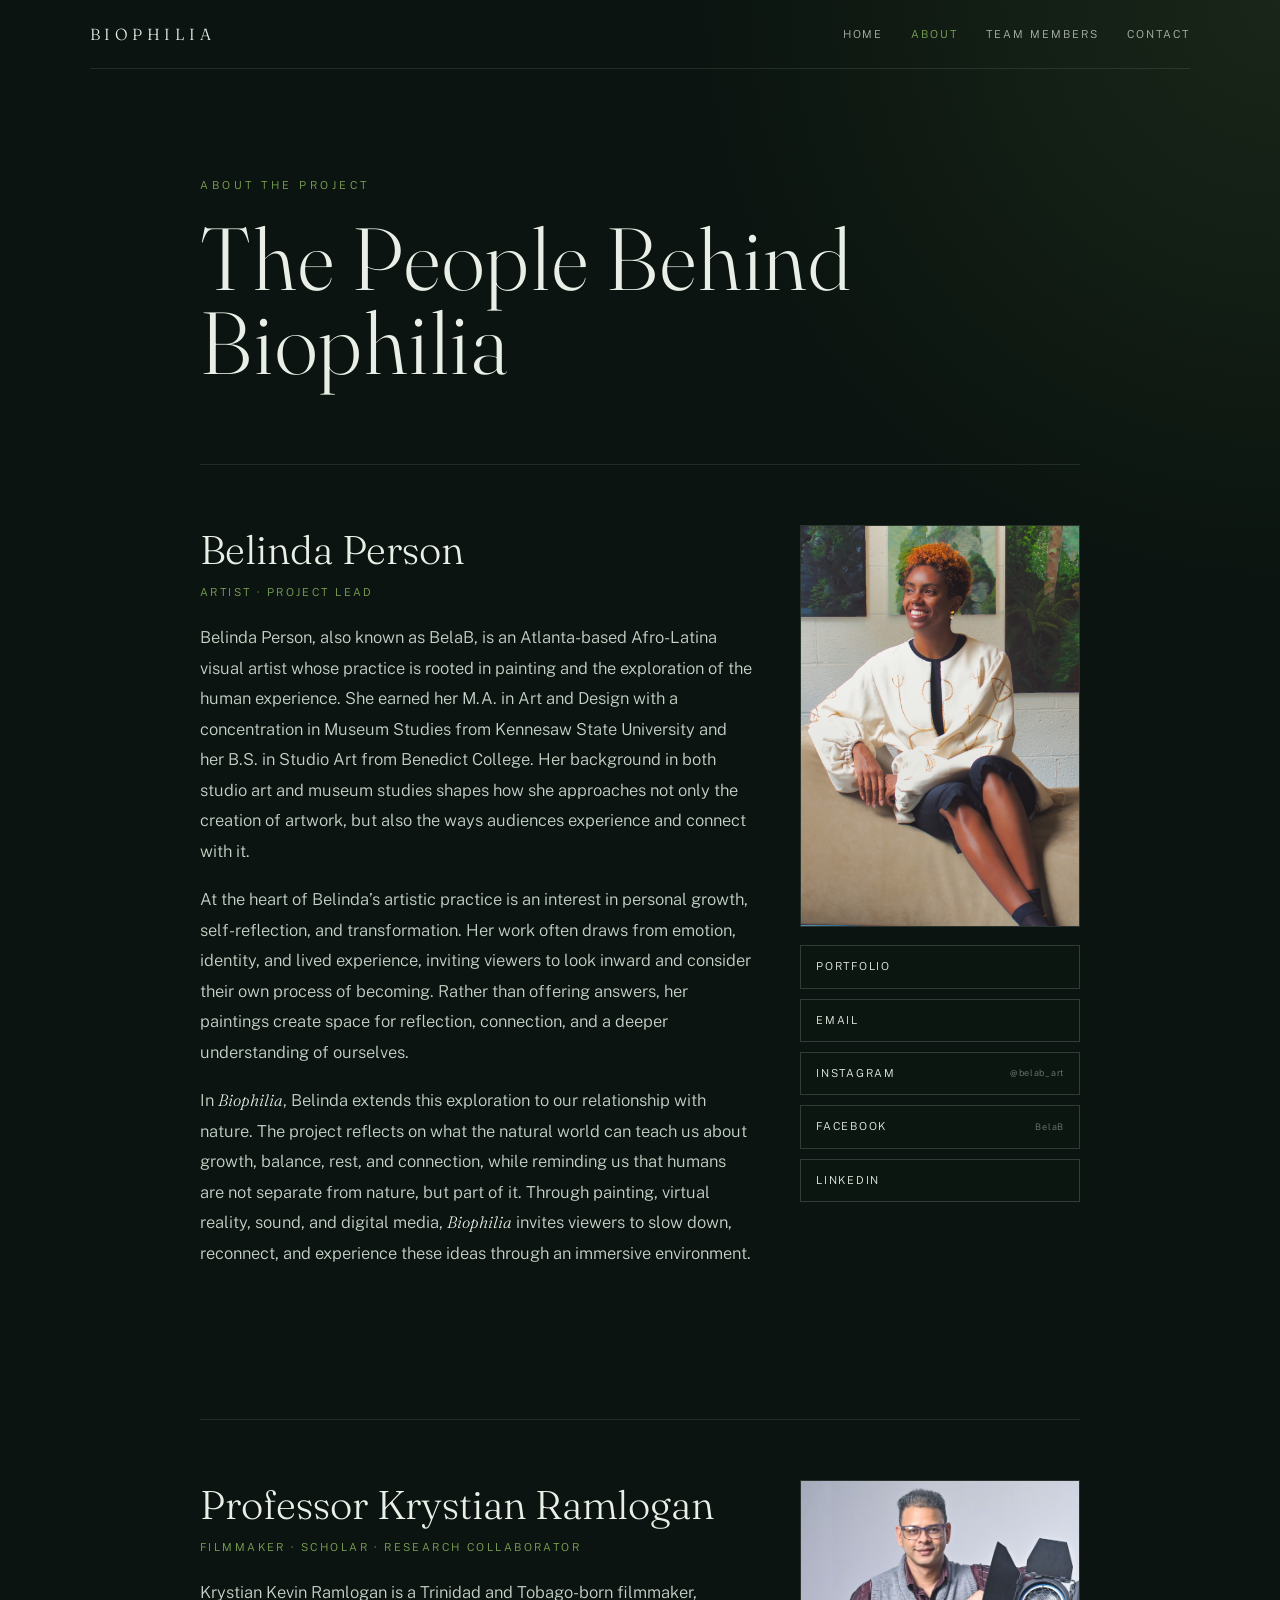
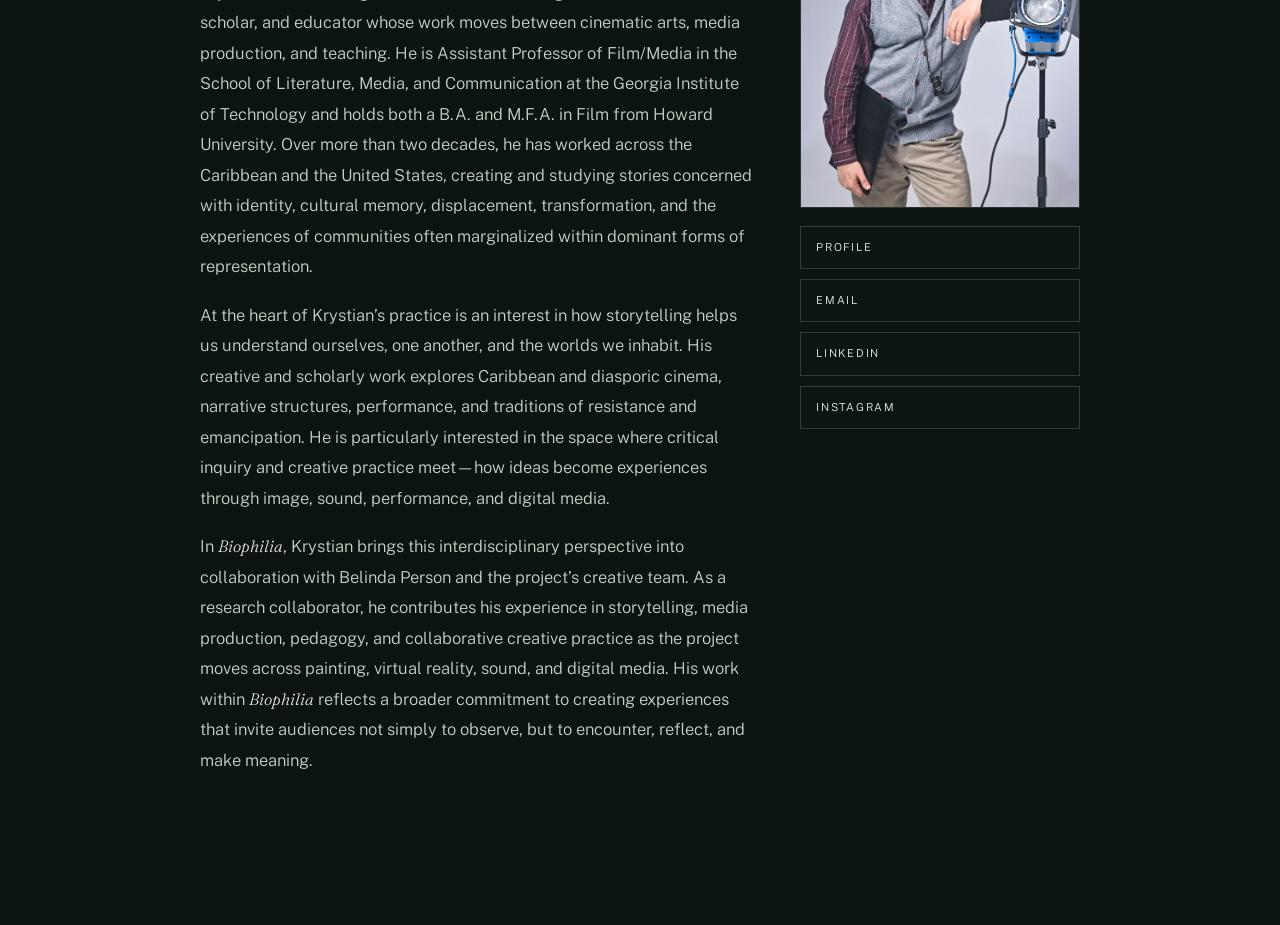
<file: about/index.html>
<!DOCTYPE html>
<html lang="en">
<head>
  <meta charset="UTF-8">
  <meta name="viewport" content="width=device-width, initial-scale=1.0">

  <title>About | Biophilia</title>

  <link rel="preconnect" href="https://fonts.googleapis.com">
  <link
    href="https://fonts.googleapis.com/css2?family=Fraunces:ital,opsz,wght@0,9..144,300;0,9..144,400;0,9..144,500;1,9..144,300&family=Public+Sans:wght@300;400;500&display=swap"
    rel="stylesheet"
  >
  <link rel="stylesheet" href="/styles.css">
</head>

<body class="content-page">

  <header class="site-header">
    <a class="site-logo" href="/">BIOPHILIA</a>

    <div class="site-menu">
      <input class="nav-toggle" id="nav-toggle" type="checkbox" aria-label="Toggle navigation">
      <label class="nav-toggle-label" for="nav-toggle"><span></span><span></span><span></span></label>
      <nav class="site-nav" aria-label="Main navigation">
        <a href="/">Home</a>
        <a href="/about/" aria-current="page">About</a>
        <a href="/team/">Team Members</a>
        <a href="/contact/" data-contact-open>Contact</a>
      </nav>
    </div>
  </header>

  <main class="page-main">
    <div class="eyebrow">About the Project</div>
    <h1 class="page-title">The People Behind Biophilia</h1>

    <section class="profile profile--with-photo">
      <div class="profile-copy">
        <h2>Belinda Person</h2>
        <div class="role">Artist · Project Lead</div>

        <p class="prose">
          Belinda Person, also known as BelaB, is an Atlanta-based Afro-Latina
          visual artist whose practice is rooted in painting and the exploration
          of the human experience. She earned her M.A. in Art and Design with a
          concentration in Museum Studies from Kennesaw State University and her
          B.S. in Studio Art from Benedict College. Her background in both studio
          art and museum studies shapes how she approaches not only the creation
          of artwork, but also the ways audiences experience and connect with it.
        </p>

        <p class="prose">
          At the heart of Belinda’s artistic practice is an interest in personal
          growth, self-reflection, and transformation. Her work often draws from
          emotion, identity, and lived experience, inviting viewers to look inward
          and consider their own process of becoming. Rather than offering
          answers, her paintings create space for reflection, connection, and a
          deeper understanding of ourselves.
        </p>

        <p class="prose">
          In <em>Biophilia</em>, Belinda extends this exploration to our
          relationship with nature. The project reflects on what the natural
          world can teach us about growth, balance, rest, and connection, while
          reminding us that humans are not separate from nature, but part of it.
          Through painting, virtual reality, sound, and digital media,
          <em>Biophilia</em> invites viewers to slow down, reconnect, and
          experience these ideas through an immersive environment.
        </p>
      </div>

      <aside class="profile-sidebar">
        <figure class="profile-photo">
          <img
            src="/belinda-shot4.jpg"
            alt="Portrait of Belinda Person"
          >
        </figure>

        <nav
          class="profile-links"
          aria-label="Belinda Person’s professional links"
        >
          <a
            href="https://artbelab.com/"
            target="_blank"
            rel="noopener noreferrer"
          >
            Portfolio
          </a>

          <a href="mailto:belabelinda@msn.com">
            Email
          </a>

          <a
            href="https://www.instagram.com/belab_art"
            target="_blank"
            rel="noopener noreferrer"
          >
            Instagram
            <span>@belab_art</span>
          </a>

          <a
            href="https://www.facebook.com/share/19UxDehoMR/?mibextid=wwXIfr"
            target="_blank"
            rel="noopener noreferrer"
          >
            Facebook
            <span>BelaB</span>
          </a>

          <a
            href="https://www.linkedin.com/in/belinda-belab-431279102"
            target="_blank"
            rel="noopener noreferrer"
          >
            LinkedIn
          </a>
        </nav>
      </aside>
    </section>

    <section class="profile profile--with-photo">
      <div class="profile-copy">
        <h2>Professor Krystian Ramlogan</h2>
        <div class="role">Filmmaker · Scholar · Research Collaborator</div>

        <p class="prose">
          Krystian Kevin Ramlogan is a Trinidad and Tobago-born filmmaker, scholar,
          and educator whose work moves between cinematic arts, media production, and 
          teaching. He is Assistant Professor of Film/Media in the School of Literature,
          Media, and Communication at the Georgia Institute of Technology and holds both
          a B.A. and M.F.A. in Film from Howard University. Over more than two decades, 
          he has worked across the Caribbean and the United States, creating and studying 
          stories concerned with identity, cultural memory, displacement, transformation, 
          and the experiences of communities often marginalized within dominant forms of 
          representation.
        </p>

        <p class="prose">
          At the heart of Krystian’s practice is an interest in how storytelling helps us
          understand ourselves, one another, and the worlds we inhabit. His creative and
          scholarly work explores Caribbean and diasporic cinema, narrative structures, 
          performance, and traditions of resistance and emancipation. He is particularly 
          interested in the space where critical inquiry and creative practice meet—how 
          ideas become experiences through image, sound, performance, and digital media.
        </p>

        <p class="prose">
          In <em>Biophilia</em>, Krystian brings this interdisciplinary perspective into 
          collaboration with Belinda Person and the project’s creative team. As a research
          collaborator, he contributes his experience in storytelling, media production, 
          pedagogy, and collaborative creative practice as the project moves across painting,
          virtual reality, sound, and digital media. His work within <em>Biophilia</em> 
          reflects a broader commitment to creating experiences that invite audiences not 
          simply to observe, but to encounter, reflect, and make meaning.
        </p>
      </div>

      <aside class="profile-sidebar">
        <figure class="profile-photo">
          <img
            src="/RamloganShot.png"
            alt="Portrait of Krystian Ramlogan"
          >
        </figure>

        <nav
          class="profile-links"
          aria-label="Krystian Ramlogan’s professional links"
        >
          <a
            href="https://iac.gatech.edu/people/person/c0167b47-7456-5568-96ad-031db17bd08e"
            target="_blank"
            rel="noopener noreferrer"
          >
            Profile
          </a>

          <a href="mailto:krystian.ramlogan@gmail.com">
            Email
          </a>

          <a
            href="https://www.linkedin.com/in/krystianramlogan/"
            target="_blank"
            rel="noopener noreferrer"
          >
            LinkedIn
          </a>

          <a
            href="https://www.instagram.com/kramlogan/"
            target="_blank"
            rel="noopener noreferrer"
          >
            Instagram
          </a>
        </nav>
      </aside>
      
    </section>
  </main>

  <!-- ============ CONTACT POP-UP SHELL ============ -->
  <div class="contact-modal" id="contactModal" hidden>
    <div
      class="contact-modal__backdrop"
      data-contact-close
      aria-hidden="true"
    ></div>

    <div
      class="contact-modal__dialog"
      role="dialog"
      aria-modal="true"
      aria-label="Contact Biophilia"
    >
      <button
        class="contact-modal__close"
        type="button"
        data-contact-close
        aria-label="Close contact form"
      >
        ×
      </button>

      <iframe
        class="contact-modal__frame"
        id="contactFrame"
        title="Contact Biophilia"
        loading="lazy"
      ></iframe>
    </div>
  </div>

  <script src="/contact-modal.js"></script>

</body>
</html>
</file>
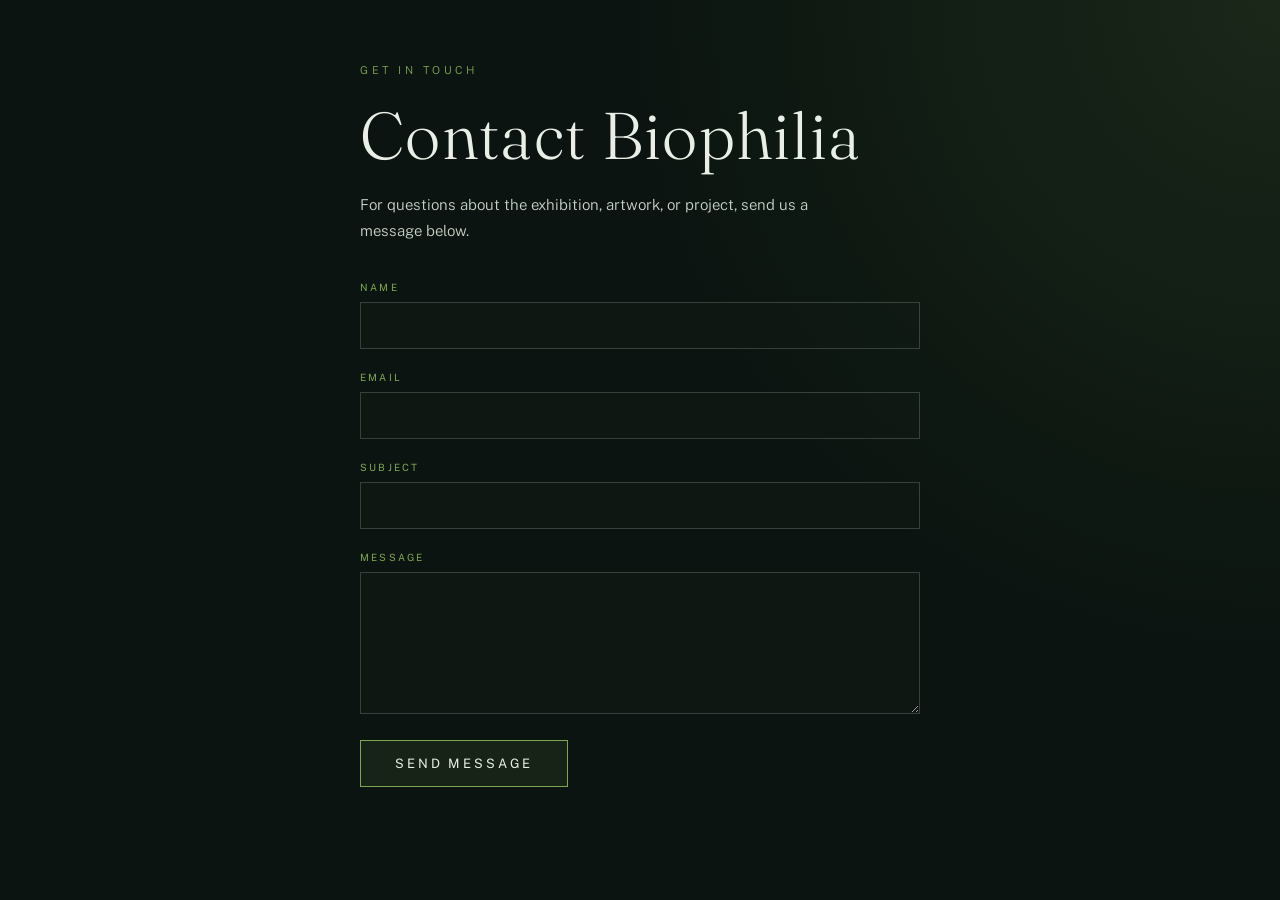
<file: contact/index.html>
<!DOCTYPE html>
<html lang="en">
<head>
<meta charset="UTF-8">
<meta name="viewport" content="width=device-width, initial-scale=1.0">
<title>Contact Biophilia</title>

<link rel="preconnect" href="https://fonts.googleapis.com">
<link href="https://fonts.googleapis.com/css2?family=Fraunces:ital,opsz,wght@0,9..144,300;0,9..144,400;0,9..144,500;1,9..144,300;1,9..144,400&family=Public+Sans:wght@300;400;500&display=swap" rel="stylesheet">

<link rel="stylesheet" href="/styles.css">
</head>
 
<body class="contact-page">

<main class="contact-content">
  <div class="eyebrow">Get in touch</div>
  <h1>Contact Biophilia</h1>

  <p class="contact-intro">
    For questions about the exhibition, artwork, or project, send us a
    message below.
  </p>

  <form
    class="contact-form"
    id="contactForm"
    action="https://formspree.io/f/xaewlpyr"
    method="POST"
  >
    <div class="contact-form__field">
      <label for="contactName">Name</label>
      <input
        id="contactName"
        name="name"
        type="text"
        autocomplete="name"
        required
      >
    </div>

    <div class="contact-form__field">
      <label for="contactEmail">Email</label>
      <input
        id="contactEmail"
        name="email"
        type="email"
        autocomplete="email"
        required
      >
    </div>

    <div class="contact-form__field">
      <label for="contactSubject">Subject</label>
      <input
        id="contactSubject"
        name="subject"
        type="text"
      >
    </div>

    <div class="contact-form__field">
      <label for="contactMessage">Message</label>
      <textarea
        id="contactMessage"
        name="message"
        rows="6"
        required
      ></textarea>
    </div>

    <input
      type="hidden"
      name="_subject"
      value="New message from the Biophilia website"
    >

    <button class="btn contact-form__submit" type="submit">
      Send message
    </button>

    <p
      class="contact-form__status"
      id="contactStatus"
      role="status"
      aria-live="polite"
    ></p>
  </form>
</main>

<script>
  const form = document.getElementById("contactForm");
  const status = document.getElementById("contactStatus");
  const submitButton = form.querySelector('button[type="submit"]');

  form.addEventListener("submit", async (event) => {
    event.preventDefault();

    submitButton.disabled = true;
    submitButton.textContent = "Sending...";
    status.className = "contact-form__status";
    status.textContent = "";

    try {
      const response = await fetch(form.action, {
        method: "POST",
        body: new FormData(form),
        headers: {
          Accept: "application/json"
        }
      });

      if (!response.ok) {
        throw new Error("Submission failed");
      }

      form.reset();
      submitButton.textContent = "Message sent";
      status.classList.add("is-success");
      status.textContent =
        "Thank you. Your message has been sent successfully.";
    } catch (error) {
      submitButton.textContent = "Send message";
      status.classList.add("is-error");
      status.textContent =
        "The message could not be sent. Please try again.";
    } finally {
      submitButton.disabled = false;
    }
  });
</script>

</body>
</html>
</file>
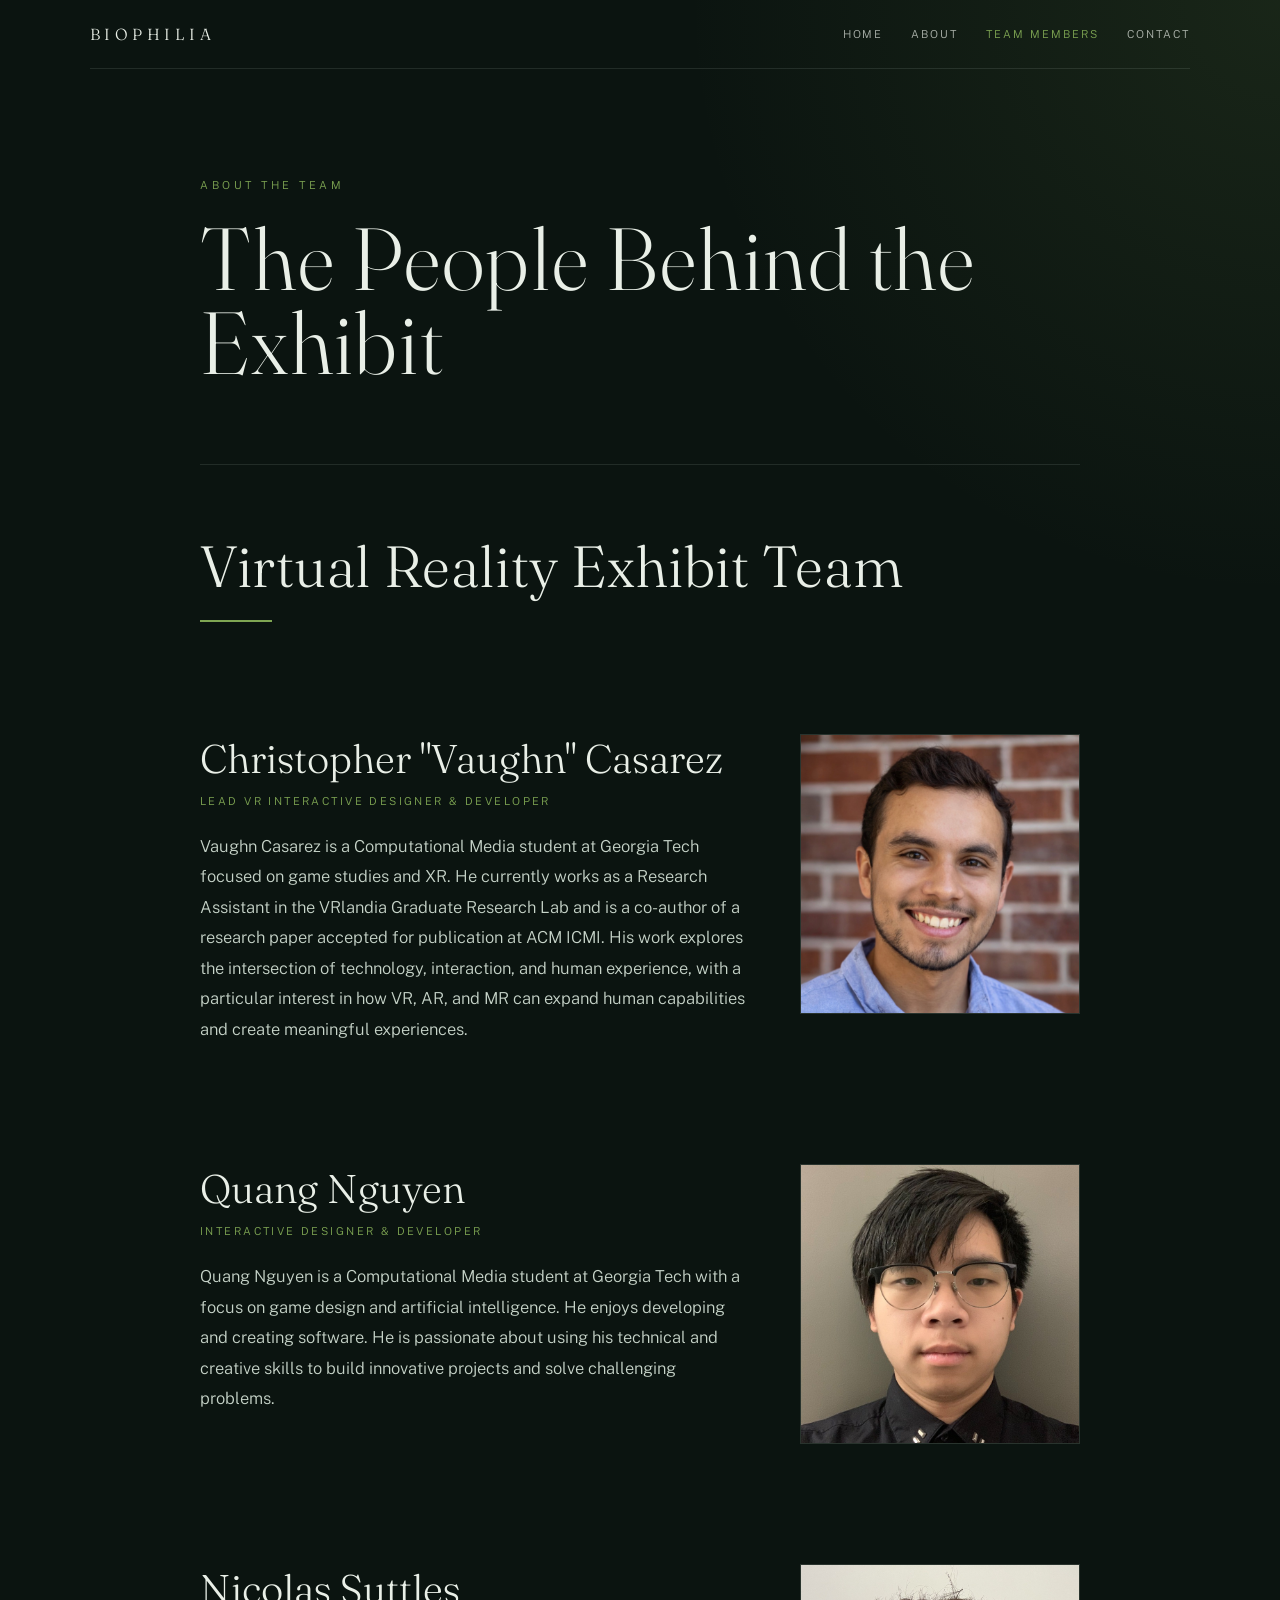
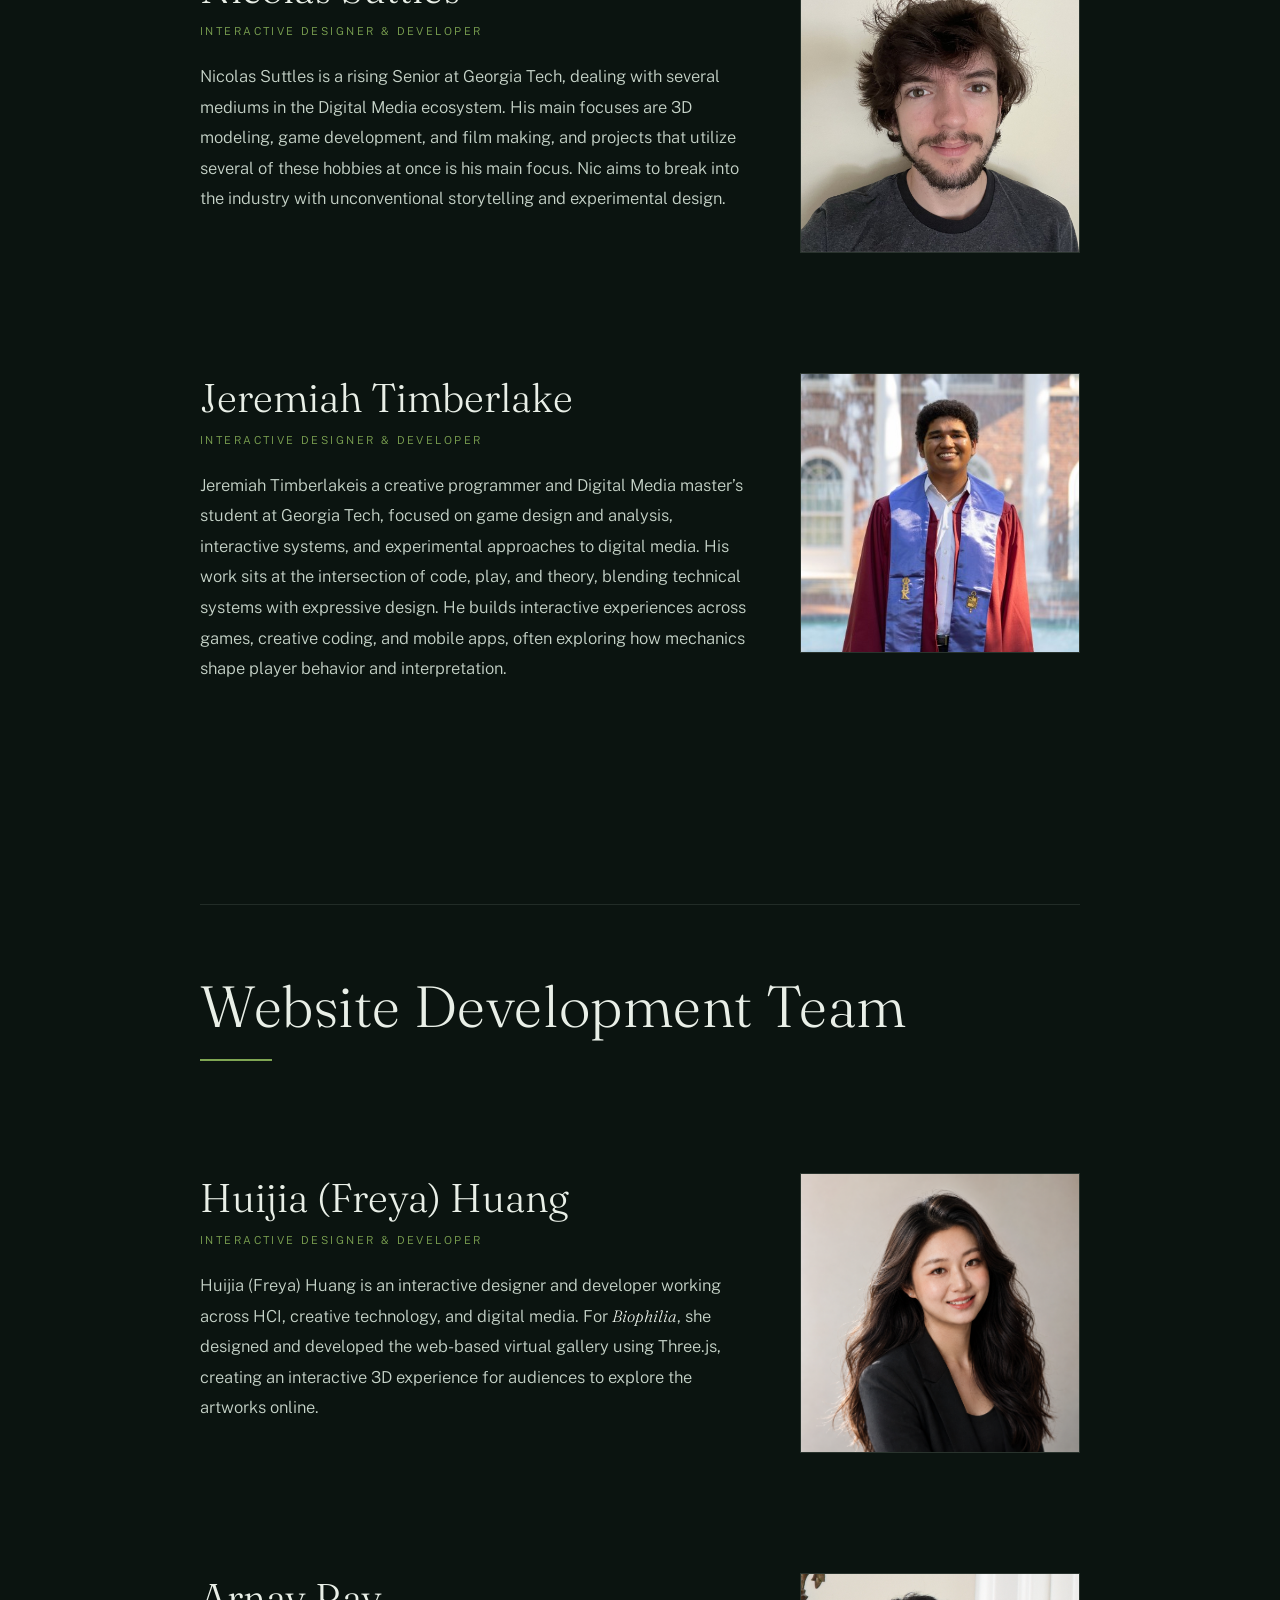
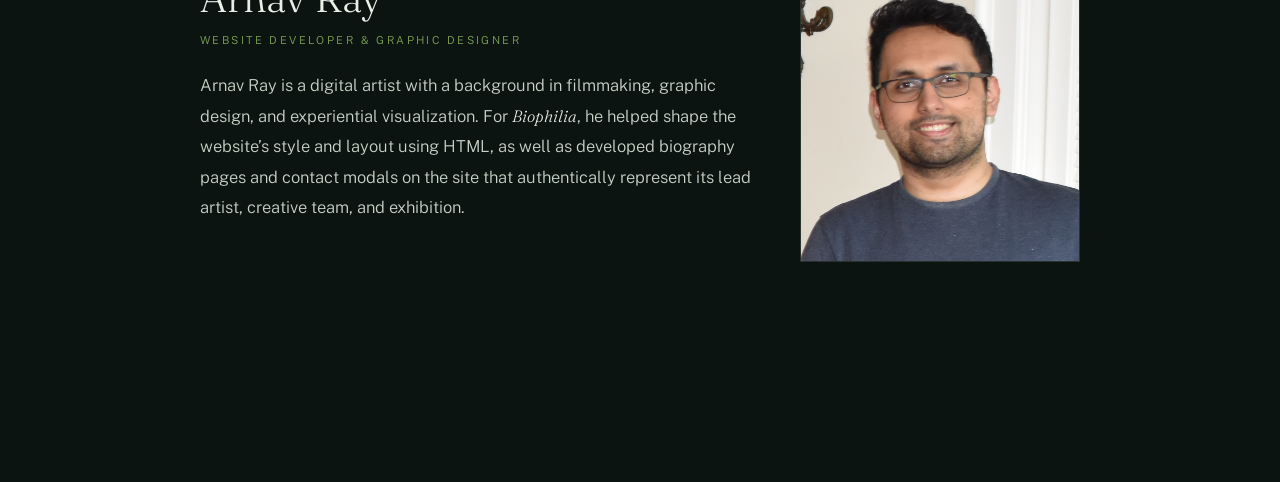
<file: team/index.html>
<!DOCTYPE html>
<html lang="en">
<head>
  <meta charset="UTF-8">
  <meta name="viewport" content="width=device-width, initial-scale=1.0">

  <title>Team Members | Biophilia</title>

  <link rel="preconnect" href="https://fonts.googleapis.com">
  <link
    href="https://fonts.googleapis.com/css2?family=Fraunces:ital,opsz,wght@0,9..144,300;0,9..144,400;0,9..144,500;1,9..144,300&family=Public+Sans:wght@300;400;500&display=swap"
    rel="stylesheet"
  >
  <link rel="stylesheet" href="/styles.css">
</head>

<body class="content-page">

  <header class="site-header">
    <a class="site-logo" href="/">BIOPHILIA</a>

    <div class="site-menu">
      <input class="nav-toggle" id="nav-toggle" type="checkbox" aria-label="Toggle navigation">
      <label class="nav-toggle-label" for="nav-toggle"><span></span><span></span><span></span></label>
      <nav class="site-nav" aria-label="Main navigation">
        <a href="/">Home</a>
        <a href="/about/">About</a>
        <a href="/team/" aria-current="page">Team Members</a>
        <a href="/contact/" data-contact-open>Contact</a>
      </nav>
    </div>
  </header>

<main class="page-main">
  <div class="eyebrow">About the Team</div>
  <h1 class="page-title">The People Behind the Exhibit</h1>

<section aria-labelledby="virtual-reality-development-team">
  <h2 class="section-heading" id="virtual-reality-development-team">
    Virtual Reality Exhibit Team
  </h2>

    <article class="profile profile--with-photo">
      <div class="profile-copy">
        <h2>Christopher "Vaughn" Casarez</h2>
        <div class="role">Lead VR Interactive Designer &amp; Developer</div>

        <p class="prose">
          Vaughn Casarez is a Computational Media student at Georgia Tech focused
          on game studies and XR. He currently works as a Research Assistant in the
          VRlandia Graduate Research Lab and is a co-author of a research paper 
          accepted for publication at ACM ICMI. His work explores the intersection
          of technology, interaction, and human experience, with a particular interest
          in how VR, AR, and MR can expand human capabilities and create meaningful 
          experiences.
        </p>
      </div>

      <aside class="profile-sidebar">
        <figure class="profile-photo">
          <img
            src="VaughnHeadshot.png"
            alt="Portrait of Christopher V. Casarez"
          >
        </figure>
      </aside>
    </article>

    <article class="profile profile--with-photo">
      <div class="profile-copy">
        <h2>Quang Nguyen</h2>
        <div class="role">Interactive Designer &amp; Developer</div>

        <p class="prose">
          Quang Nguyen is a Computational Media student at Georgia Tech with a focus
          on game design and artificial intelligence. He enjoys developing and 
          creating software. He is passionate about using his technical and creative
          skills to build innovative projects and solve challenging problems.
        </p>
      </div>

      <aside class="profile-sidebar">
        <figure class="profile-photo">
          <img
            src="QuangHeadshot.png"
            alt="Portrait of Quang Nguyen"
          >
        </figure>
      </aside>
    </article>
  
    <article class="profile profile--with-photo">
      <div class="profile-copy">
        <h2>Nicolas Suttles</h2>
        <div class="role">Interactive Designer &amp; Developer</div>

        <p class="prose">
          Nicolas Suttles is a rising Senior at Georgia Tech, dealing with several 
          mediums in the Digital Media ecosystem. His main focuses are 3D modeling,
          game development, and film making, and projects that utilize several of 
          these hobbies at once is his main focus. Nic aims to break into the industry 
          with unconventional storytelling and experimental design.
        </p>
      </div>

      <aside class="profile-sidebar">
        <figure class="profile-photo">
          <img
            src="NicHeadshot.png"
            alt="Portrait of Nicolas Suttles"
          >
        </figure>
      </aside>
    </article>

  <article class="profile profile--with-photo">
      <div class="profile-copy">
        <h2>Jeremiah Timberlake</h2>
        <div class="role">Interactive Designer &amp; Developer</div>

        <p class="prose">
          Jeremiah Timberlakeis a creative programmer and Digital Media master’s student at Georgia
          Tech, focused on game design and analysis, interactive systems, and experimental approaches 
          to digital media. His work sits at the intersection of code, play, and theory, blending technical
          systems with expressive design. He builds interactive experiences across games, creative coding, 
          and mobile apps, often exploring how mechanics shape player behavior and interpretation.
        </p>
      </div>

      <aside class="profile-sidebar">
        <figure class="profile-photo">
          <img
            src="JeremiahHeadshot.jpeg"
            alt="Portrait of Jeremiah Timberlake"
          >
        </figure>
      </aside>
    </article>
    
  </section>

<section aria-labelledby="website-development-team">
  <h2 class="section-heading" id="website-development-team">
    Website Development Team
  </h2>

    <article class="profile profile--with-photo">
      <div class="profile-copy">
        <h2>Huijia (Freya) Huang</h2>
        <div class="role">Interactive Designer &amp; Developer</div>

        <p class="prose">
          Huijia (Freya) Huang is an interactive designer and developer working
          across HCI, creative technology, and digital media. For
          <em>Biophilia</em>, she designed and developed the web-based virtual
          gallery using Three.js, creating an interactive 3D experience for
          audiences to explore the artworks online.
        </p>
      </div>

      <aside class="profile-sidebar">
        <figure class="profile-photo">
          <img
            src="FreyaHeadshot.png"
            alt="Portrait of Huijia (Freya) Huang"
          >
        </figure>
      </aside>
    </article>

        <article class="profile profile--with-photo">
      <div class="profile-copy">
        <h2>Arnav Ray</h2>
        <div class="role">Website Developer &amp; Graphic Designer</div>

        <p class="prose">
          Arnav Ray is a digital artist with a background in filmmaking,
          graphic design, and experiential visualization. For <em>Biophilia</em>, 
          he helped shape the website’s style and layout using HTML, as well as 
          developed biography pages and contact modals on the site that authentically
          represent its lead artist, creative team, and exhibition.
        </p>
      </div>

      <aside class="profile-sidebar">
        <figure class="profile-photo">
          <img
            src="ArnavBhattacharjeeHeadshot.png"
            alt="Portrait of Arnav Ray"
          >
        </figure>
      </aside>
    </article>
    
  </section>
</main>
  
  <!-- ============ CONTACT POP-UP SHELL ============ -->
  <div class="contact-modal" id="contactModal" hidden>
    <div
      class="contact-modal__backdrop"
      data-contact-close
      aria-hidden="true"
    ></div>

    <div
      class="contact-modal__dialog"
      role="dialog"
      aria-modal="true"
      aria-label="Contact Biophilia"
    >
      <button
        class="contact-modal__close"
        type="button"
        data-contact-close
        aria-label="Close contact form"
      >
        ×
      </button>

      <iframe
        class="contact-modal__frame"
        id="contactFrame"
        title="Contact Biophilia"
        loading="lazy"
      ></iframe>
    </div>
  </div>

  <script src="/contact-modal.js"></script>

</body>
</html>
</file>
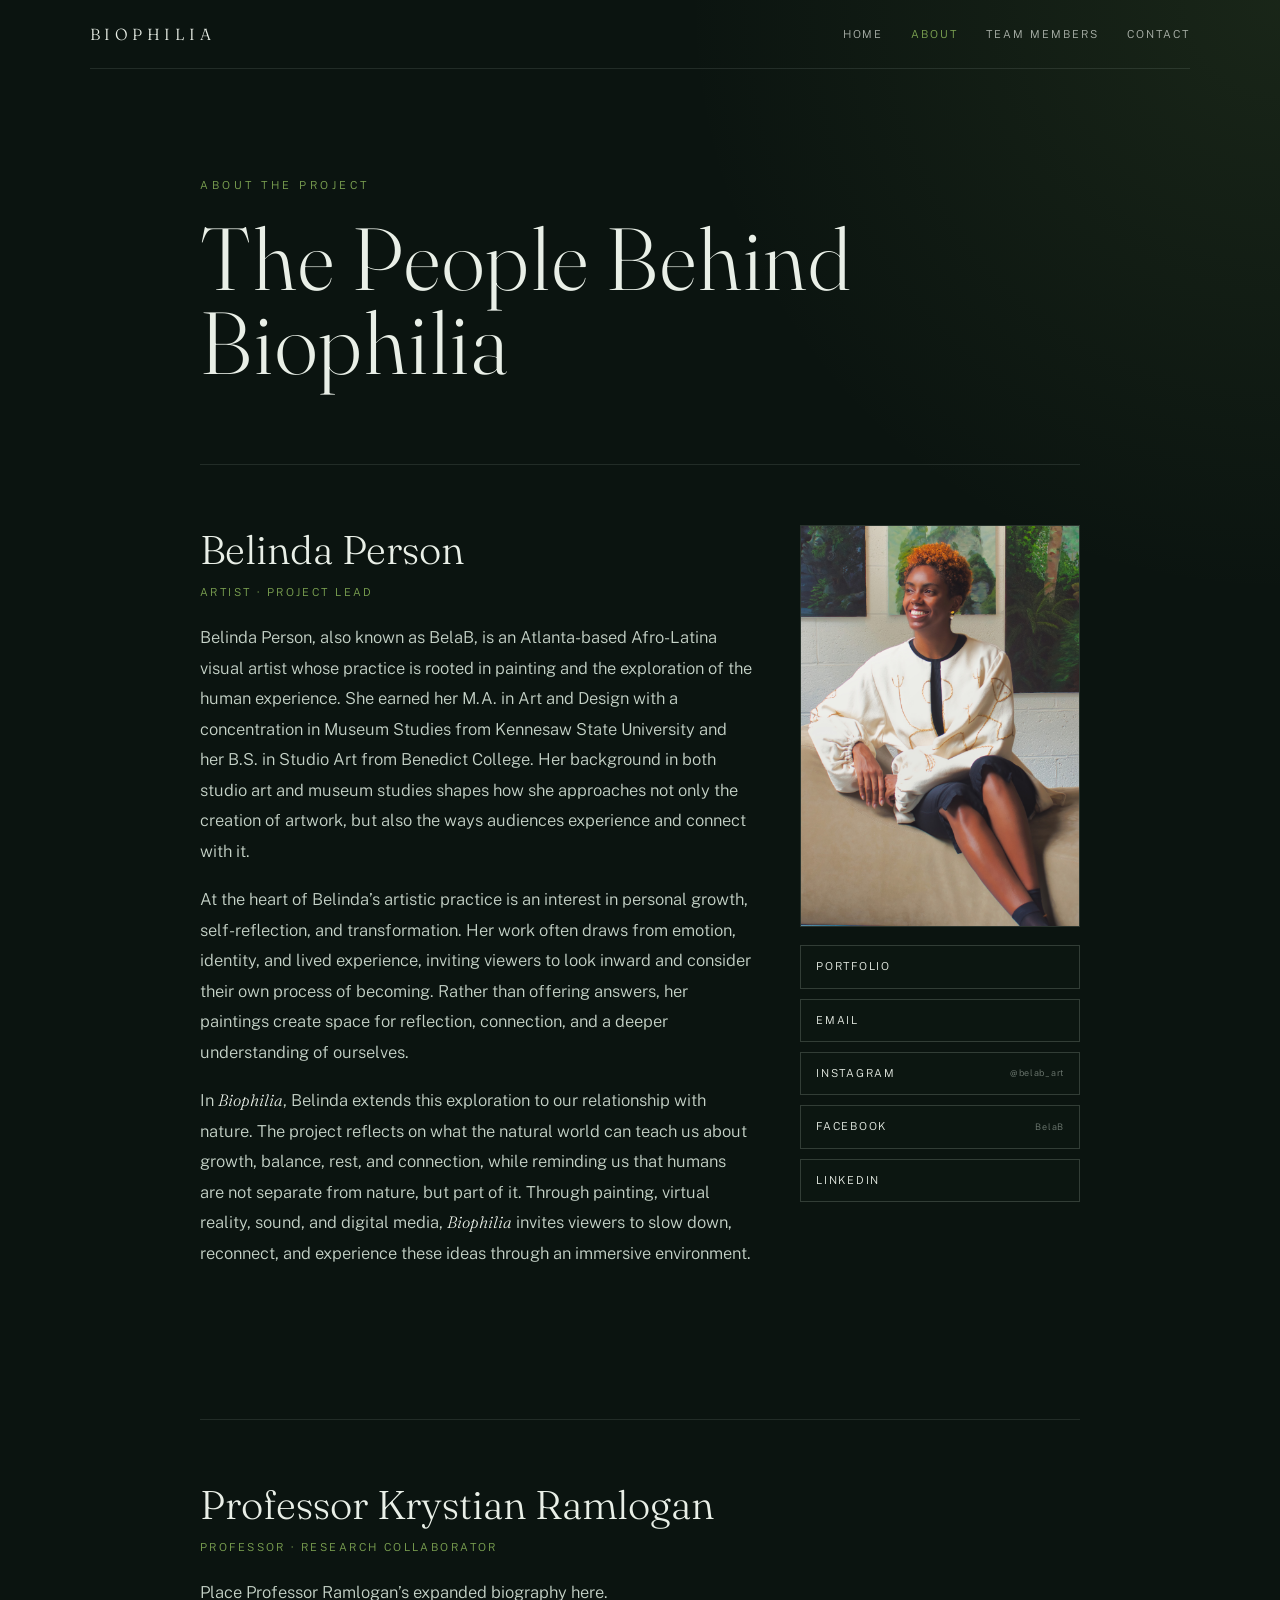
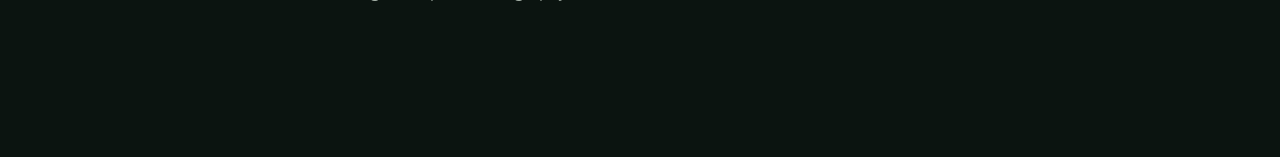
<file: about.html>
<!DOCTYPE html>
<html lang="en">
<head>
  <meta charset="UTF-8">
  <meta name="viewport" content="width=device-width, initial-scale=1.0">

  <title>About | Biophilia</title>

  <link rel="preconnect" href="https://fonts.googleapis.com">
  <link
    href="https://fonts.googleapis.com/css2?family=Fraunces:ital,opsz,wght@0,9..144,300;0,9..144,400;0,9..144,500;1,9..144,300&family=Public+Sans:wght@300;400;500&display=swap"
    rel="stylesheet"
  >
  <link rel="stylesheet" href="styles.css">
</head>

<body class="content-page">

  <header class="site-header">
    <a class="site-logo" href="./">BIOPHILIA</a>

    <div class="site-menu">
      <input class="nav-toggle" id="nav-toggle" type="checkbox" aria-label="Toggle navigation">
      <label class="nav-toggle-label" for="nav-toggle"><span></span><span></span><span></span></label>
      <nav class="site-nav" aria-label="Main navigation">
        <a href="./">Home</a>
        <a href="about.html" aria-current="page">About</a>
        <a href="team.html">Team Members</a>
        <a href="contact.html" data-contact-open>Contact</a>
      </nav>
    </div>
  </header>

  <main class="page-main">
    <div class="eyebrow">About the Project</div>
    <h1 class="page-title">The People Behind Biophilia</h1>

    <section class="profile profile--with-photo">
      <div class="profile-copy">
        <h2>Belinda Person</h2>
        <div class="role">Artist · Project Lead</div>

        <p class="prose">
          Belinda Person, also known as BelaB, is an Atlanta-based Afro-Latina
          visual artist whose practice is rooted in painting and the exploration
          of the human experience. She earned her M.A. in Art and Design with a
          concentration in Museum Studies from Kennesaw State University and her
          B.S. in Studio Art from Benedict College. Her background in both studio
          art and museum studies shapes how she approaches not only the creation
          of artwork, but also the ways audiences experience and connect with it.
        </p>

        <p class="prose">
          At the heart of Belinda’s artistic practice is an interest in personal
          growth, self-reflection, and transformation. Her work often draws from
          emotion, identity, and lived experience, inviting viewers to look inward
          and consider their own process of becoming. Rather than offering
          answers, her paintings create space for reflection, connection, and a
          deeper understanding of ourselves.
        </p>

        <p class="prose">
          In <em>Biophilia</em>, Belinda extends this exploration to our
          relationship with nature. The project reflects on what the natural
          world can teach us about growth, balance, rest, and connection, while
          reminding us that humans are not separate from nature, but part of it.
          Through painting, virtual reality, sound, and digital media,
          <em>Biophilia</em> invites viewers to slow down, reconnect, and
          experience these ideas through an immersive environment.
        </p>
      </div>

      <aside class="profile-sidebar">
        <figure class="profile-photo">
          <img
            src="belinda-shot4.jpg"
            alt="Portrait of Belinda Person"
          >
        </figure>

        <nav
          class="profile-links"
          aria-label="Belinda Person’s professional links"
        >
          <a
            href="https://artbelab.com/"
            target="_blank"
            rel="noopener noreferrer"
          >
            Portfolio
          </a>

          <a href="mailto:belabelinda@msn.com">
            Email
          </a>

          <a
            href="https://www.instagram.com/belab_art"
            target="_blank"
            rel="noopener noreferrer"
          >
            Instagram
            <span>@belab_art</span>
          </a>

          <a
            href="https://www.facebook.com/share/19UxDehoMR/?mibextid=wwXIfr"
            target="_blank"
            rel="noopener noreferrer"
          >
            Facebook
            <span>BelaB</span>
          </a>

          <a
            href="https://www.linkedin.com/in/belinda-belab-431279102"
            target="_blank"
            rel="noopener noreferrer"
          >
            LinkedIn
          </a>
        </nav>
      </aside>
    </section>

    <section class="profile">
      <h2>Professor Krystian Ramlogan</h2>
      <div class="role">Professor · Research Collaborator</div>

      <p class="prose">
        Place Professor Ramlogan’s expanded biography here.
      </p>
    </section>
  </main>

  <!-- ============ CONTACT POP-UP SHELL ============ -->
  <div class="contact-modal" id="contactModal" hidden>
    <div
      class="contact-modal__backdrop"
      data-contact-close
      aria-hidden="true"
    ></div>

    <div
      class="contact-modal__dialog"
      role="dialog"
      aria-modal="true"
      aria-label="Contact Biophilia"
    >
      <button
        class="contact-modal__close"
        type="button"
        data-contact-close
        aria-label="Close contact form"
      >
        ×
      </button>

      <iframe
        class="contact-modal__frame"
        id="contactFrame"
        title="Contact Biophilia"
        loading="lazy"
      ></iframe>
    </div>
  </div>

  <script src="contact-modal.js"></script>

</body>
</html>
</file>
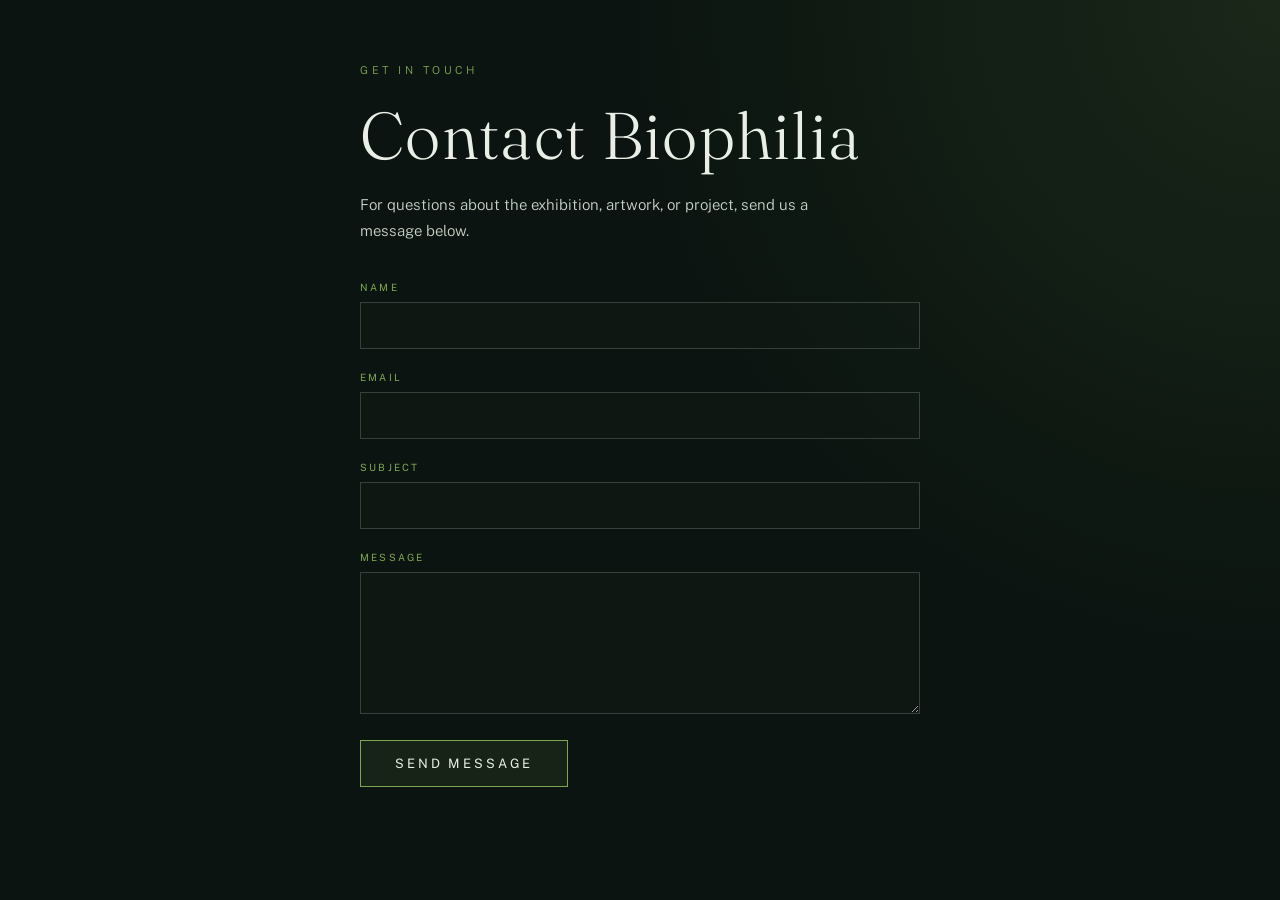
<file: contact.html>
<!DOCTYPE html>
<html lang="en">
<head>
<meta charset="UTF-8">
<meta name="viewport" content="width=device-width, initial-scale=1.0">
<title>Contact Biophilia</title>

<link rel="preconnect" href="https://fonts.googleapis.com">
<link href="https://fonts.googleapis.com/css2?family=Fraunces:ital,opsz,wght@0,9..144,300;0,9..144,400;0,9..144,500;1,9..144,300;1,9..144,400&family=Public+Sans:wght@300;400;500&display=swap" rel="stylesheet">

<link rel="stylesheet" href="styles.css">
</head>
 
<body class="contact-page">

<main class="contact-content">
  <div class="eyebrow">Get in touch</div>
  <h1>Contact Biophilia</h1>

  <p class="contact-intro">
    For questions about the exhibition, artwork, or project, send us a
    message below.
  </p>

  <form
    class="contact-form"
    id="contactForm"
    action="https://formspree.io/f/xaewlpyr"
    method="POST"
  >
    <div class="contact-form__field">
      <label for="contactName">Name</label>
      <input
        id="contactName"
        name="name"
        type="text"
        autocomplete="name"
        required
      >
    </div>

    <div class="contact-form__field">
      <label for="contactEmail">Email</label>
      <input
        id="contactEmail"
        name="email"
        type="email"
        autocomplete="email"
        required
      >
    </div>

    <div class="contact-form__field">
      <label for="contactSubject">Subject</label>
      <input
        id="contactSubject"
        name="subject"
        type="text"
      >
    </div>

    <div class="contact-form__field">
      <label for="contactMessage">Message</label>
      <textarea
        id="contactMessage"
        name="message"
        rows="6"
        required
      ></textarea>
    </div>

    <input
      type="hidden"
      name="_subject"
      value="New message from the Biophilia website"
    >

    <button class="btn contact-form__submit" type="submit">
      Send message
    </button>

    <p
      class="contact-form__status"
      id="contactStatus"
      role="status"
      aria-live="polite"
    ></p>
  </form>
</main>

<script>
  const form = document.getElementById("contactForm");
  const status = document.getElementById("contactStatus");
  const submitButton = form.querySelector('button[type="submit"]');

  form.addEventListener("submit", async (event) => {
    event.preventDefault();

    submitButton.disabled = true;
    submitButton.textContent = "Sending...";
    status.className = "contact-form__status";
    status.textContent = "";

    try {
      const response = await fetch(form.action, {
        method: "POST",
        body: new FormData(form),
        headers: {
          Accept: "application/json"
        }
      });

      if (!response.ok) {
        throw new Error("Submission failed");
      }

      form.reset();
      submitButton.textContent = "Message sent";
      status.classList.add("is-success");
      status.textContent =
        "Thank you. Your message has been sent successfully.";
    } catch (error) {
      submitButton.textContent = "Send message";
      status.classList.add("is-error");
      status.textContent =
        "The message could not be sent. Please try again.";
    } finally {
      submitButton.disabled = false;
    }
  });
</script>

</body>
</html>
</file>
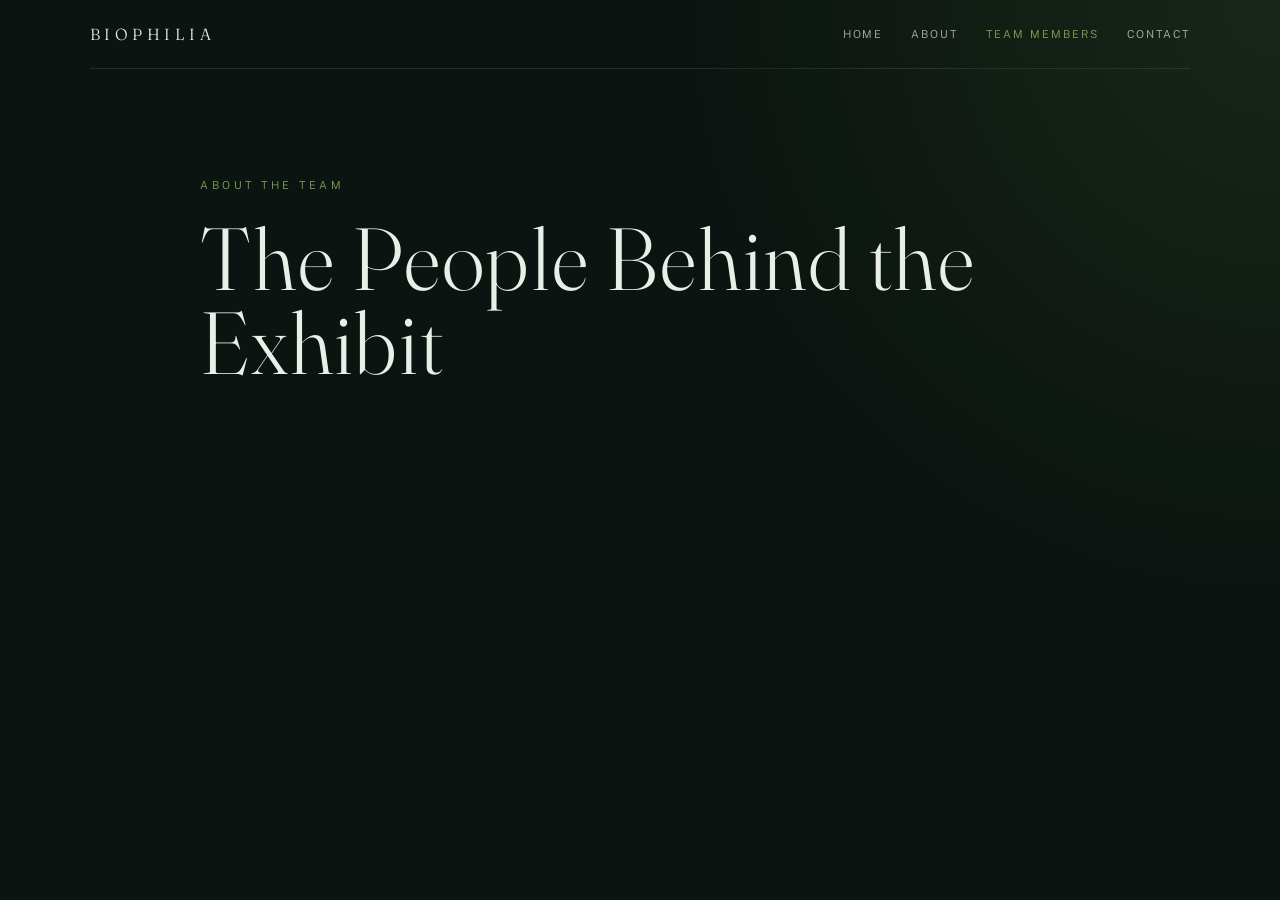
<file: team.html>
<!DOCTYPE html>
<html lang="en">
<head>
  <meta charset="UTF-8">
  <meta name="viewport" content="width=device-width, initial-scale=1.0">

  <title>Team Members | Biophilia</title>

  <link rel="preconnect" href="https://fonts.googleapis.com">
  <link
    href="https://fonts.googleapis.com/css2?family=Fraunces:ital,opsz,wght@0,9..144,300;0,9..144,400;0,9..144,500;1,9..144,300&family=Public+Sans:wght@300;400;500&display=swap"
    rel="stylesheet"
  >
  <link rel="stylesheet" href="styles.css">
</head>

<body class="content-page">

  <header class="site-header">
    <a class="site-logo" href="./">BIOPHILIA</a>

    <div class="site-menu">
      <input class="nav-toggle" id="nav-toggle" type="checkbox" aria-label="Toggle navigation">
      <label class="nav-toggle-label" for="nav-toggle"><span></span><span></span><span></span></label>
      <nav class="site-nav" aria-label="Main navigation">
        <a href="./">Home</a>
        <a href="about.html">About</a>
        <a href="team.html" aria-current="page">Team Members</a>
        <a href="contact.html" data-contact-open>Contact</a>
      </nav>
    </div>
  </header>

  <main class="page-main">
    <div class="eyebrow">About the Team</div>
    <h1 class="page-title">The People Behind the Exhibit</h1>
  </main>

  <!-- ============ CONTACT POP-UP SHELL ============ -->
  <div class="contact-modal" id="contactModal" hidden>
    <div
      class="contact-modal__backdrop"
      data-contact-close
      aria-hidden="true"
    ></div>

    <div
      class="contact-modal__dialog"
      role="dialog"
      aria-modal="true"
      aria-label="Contact Biophilia"
    >
      <button
        class="contact-modal__close"
        type="button"
        data-contact-close
        aria-label="Close contact form"
      >
        ×
      </button>

      <iframe
        class="contact-modal__frame"
        id="contactFrame"
        title="Contact Biophilia"
        loading="lazy"
      ></iframe>
    </div>
  </div>

  <script src="contact-modal.js"></script>

</body>
</html>
</file>
<file: styles.css>
:root{
  --pine:#0b1410;        /* deep forest dark */
  --moss:#7fa653;        /* living moss highlight */
  --mist:#c7d4c9;        /* pale fog */
  --lichen:#e9efe7;      /* near-white green */
  --bark:#8e7b8c;        /* mauve bark from the paintings */
  --ink:#101a14;
}
*{margin:0;padding:0;box-sizing:border-box}
html,body{height:100%;background:var(--pine);color:var(--lichen);font-family:'Public Sans',sans-serif;font-weight:300;-webkit-font-smoothing:antialiased}
#scene{position:fixed;inset:0;z-index:0}
canvas{display:block}

/* ---------- landing overlay ---------- */
#landing{position:fixed;inset:0;z-index:10;overflow-y:auto;background:linear-gradient(180deg,rgba(11,20,16,.42) 0%,rgba(11,20,16,.84) 46%,rgba(11,20,16,.97) 100%);transition:opacity 1.2s ease,visibility 1.2s}
#landing.hidden{opacity:0;visibility:hidden;pointer-events:none}
.wrap{max-width:880px;margin:0 auto;padding:0 28px}

.hero{min-height:92vh;display:flex;flex-direction:column;justify-content:center;padding:90px 0 60px}
.eyebrow{font-size:11px;letter-spacing:.32em;text-transform:uppercase;color:var(--moss);margin-bottom:26px}
h1{font-family:'Fraunces',serif;font-weight:300;font-size:clamp(58px,11vw,128px);letter-spacing:.08em;line-height:.95;color:var(--lichen)}
.hero p.lede{font-family:'Fraunces',serif;font-style:italic;font-weight:300;font-size:clamp(19px,2.6vw,26px);line-height:1.55;color:var(--mist);max-width:620px;margin-top:34px}
.hero .actions{margin-top:48px;display:flex;gap:16px;flex-wrap:wrap;align-items:center}
.btn{display:inline-block;border:1px solid var(--moss);color:var(--lichen);background:rgba(127,166,83,.10);padding:15px 34px;font-size:13px;letter-spacing:.22em;text-transform:uppercase;cursor:pointer;transition:background .3s,transform .3s;font-family:'Public Sans',sans-serif;text-decoration:none}
.btn:hover,.btn:focus-visible{background:rgba(127,166,83,.28);transform:translateY(-1px)}
.btn:focus-visible{outline:2px solid var(--moss);outline-offset:3px}
.scrollhint{font-size:11px;letter-spacing:.28em;text-transform:uppercase;color:rgba(199,212,201,.5)}

section{padding:70px 0;border-top:1px solid rgba(199,212,201,.12)}
h2{font-family:'Fraunces',serif;font-weight:300;font-size:clamp(28px,4vw,40px);margin-bottom:28px;color:var(--lichen)}
.prose{font-size:16.5px;line-height:1.85;color:var(--mist);max-width:640px}
.prose+.prose{margin-top:18px}
.prose em{font-family:'Fraunces',serif;color:var(--lichen)}

/* paintings list on landing */
.works{display:flex;flex-direction:column;gap:14px;margin-top:8px}
.work{display:grid;grid-template-columns:96px 1fr auto;gap:22px;align-items:center;padding:18px 20px;border:1px solid rgba(199,212,201,.14);background:rgba(16,26,20,.45);cursor:pointer;transition:border-color .3s,background .3s;text-align:left;color:inherit;font:inherit}
.work:hover,.work:focus-visible{border-color:var(--moss);background:rgba(127,166,83,.08)}
.work:focus-visible{outline:2px solid var(--moss);outline-offset:2px}
.work img{width:96px;height:76px;object-fit:cover;display:block;filter:saturate(.92)}
.work .ph{width:96px;height:76px;background:linear-gradient(135deg,#24372a,#42563a 60%,#2a3d2e)}
.work h3{font-family:'Fraunces',serif;font-weight:400;font-size:22px;letter-spacing:.06em}
.work .meta{font-size:12px;letter-spacing:.14em;text-transform:uppercase;color:rgba(199,212,201,.62);margin-top:6px}
.work .go{font-size:11px;letter-spacing:.24em;text-transform:uppercase;color:var(--moss);white-space:nowrap}

/* VR promo module */
.vr-video{position:relative;margin-top:8px;border:1px solid rgba(199,212,201,.16);background:#000;overflow:hidden}
.vr-video video{display:block;width:100%;height:auto;cursor:zoom-in}
.vr-exit{display:none;position:absolute;top:20px;right:20px;z-index:1;border:1px solid rgba(255,255,255,.65);background:rgba(0,0,0,.65);color:#fff;padding:10px 14px;cursor:pointer}
.vr-video:fullscreen{display:grid;place-items:center;border:0;background:#000}
.vr-video:fullscreen video{width:100vw;height:100vh;object-fit:contain;cursor:default}
.vr-video:fullscreen .vr-exit{display:block}
.vr-tag{position:absolute;left:16px;bottom:14px;font-size:11px;letter-spacing:.22em;text-transform:uppercase;color:var(--lichen);background:rgba(11,20,16,.6);backdrop-filter:blur(6px);padding:8px 14px;border:1px solid rgba(199,212,201,.2)}
#vr .prose{margin-top:26px}
#vr .actions{margin-top:30px;display:flex;gap:16px;flex-wrap:wrap;align-items:center}

.people{display:grid;grid-template-columns:repeat(auto-fit,minmax(260px,1fr));gap:34px;margin-top:6px}
.person h3{font-family:'Fraunces',serif;font-weight:400;font-size:21px;margin-bottom:4px}
.person .role{font-size:11.5px;letter-spacing:.22em;text-transform:uppercase;color:var(--moss);margin-bottom:14px}
.person p{font-size:15px;line-height:1.75;color:var(--mist)}
footer{padding:46px 0 70px;border-top:1px solid rgba(199,212,201,.12);font-size:12px;letter-spacing:.16em;text-transform:uppercase;color:rgba(199,212,201,.45);line-height:2}

/* ---------- tour UI ---------- */
#tourUI{position:fixed;inset:0;z-index:5;pointer-events:none;opacity:0;transition:opacity 1s ease .6s}
#tourUI.active{opacity:1}
#tourUI .topbar{position:absolute;top:0;left:0;right:0;display:flex;justify-content:space-between;align-items:center;padding:20px 26px;pointer-events:none}
#tourUI .brand{border:0;padding:0;background:transparent;font-family:'Fraunces',serif;letter-spacing:.3em;font-size:15px;color:var(--lichen);cursor:pointer;pointer-events:auto}
#tourUI .brand:hover,#tourUI .brand:focus-visible{color:var(--moss)}
#tourUI .topbtns{display:flex;gap:10px;pointer-events:auto}
.icobtn{border:1px solid rgba(199,212,201,.3);background:rgba(11,20,16,.55);color:var(--lichen);font-size:11px;letter-spacing:.18em;text-transform:uppercase;padding:10px 16px;cursor:pointer;transition:border-color .3s,background .3s;font-family:'Public Sans',sans-serif}
.icobtn:hover{border-color:var(--moss)}
.icobtn[aria-pressed="true"]{background:rgba(127,166,83,.22);border-color:var(--moss)}

#nav{position:absolute;bottom:24px;left:50%;transform:translateX(-50%);display:flex;gap:8px;max-width:calc(100vw - 24px);overflow-x:auto;pointer-events:auto;background:rgba(11,20,16,.6);backdrop-filter:blur(8px);padding:8px;border:1px solid rgba(199,212,201,.18)}
#nav button{border:none;background:transparent;color:rgba(233,239,231,.75);font-size:11.5px;letter-spacing:.18em;text-transform:uppercase;padding:11px 16px;cursor:pointer;font-family:'Public Sans',sans-serif;transition:background .25s,color .25s}
#nav button:hover{color:var(--lichen)}
#nav button.cur{background:rgba(127,166,83,.25);color:var(--lichen)}

#hint{position:absolute;right:24px;bottom:88px;font-size:10px;letter-spacing:.16em;text-transform:uppercase;text-align:right;color:rgba(199,212,201,.55);white-space:nowrap}

/* didactic panel — gallery wall label */
#panel{position:absolute;top:0;left:0;height:100%;width:min(500px,100%);background:rgba(13,22,17,.92);backdrop-filter:blur(14px);border-right:1px solid rgba(199,212,201,.16);padding:84px 38px 38px;transform:translateX(-102%);transition:transform .7s cubic-bezier(.22,1,.3,1);pointer-events:auto;overflow-y:auto}
#panel.open{transform:translateX(0)}
#panel .eyebrow{margin-bottom:14px}
#panel h3{font-family:'Fraunces',serif;font-weight:300;font-size:42px;letter-spacing:.08em;margin-bottom:8px}
#panel .dims{font-size:12px;letter-spacing:.2em;text-transform:uppercase;color:rgba(199,212,201,.6);margin-bottom:30px}
#panel blockquote{font-family:'Fraunces',serif;font-style:italic;font-weight:300;font-size:21px;line-height:1.65;white-space:pre-line;color:var(--mist);border-left:2px solid var(--moss);padding-left:20px}
#panel .ctx{margin-top:30px;font-size:14.5px;line-height:1.8;color:rgba(199,212,201,.85)}
#panel .pvr{margin-top:30px}
#panel .pvr-label{font-size:11px;letter-spacing:.22em;text-transform:uppercase;color:var(--moss);margin-bottom:12px}
#panel .pvr-player{position:relative}
#panel .pvr video{display:block;width:100%;height:auto;border:1px solid rgba(199,212,201,.16);background:#000;cursor:zoom-in}
#panel .pvr-open{width:100%;margin-top:8px;border:1px solid rgba(199,212,201,.3);background:transparent;color:var(--lichen);padding:10px;font-size:11px;letter-spacing:.16em;text-transform:uppercase;cursor:pointer}
#panel .pvr-open:hover{border-color:var(--moss)}
#panel .pvr-exit{display:none;position:absolute;top:20px;right:20px;z-index:1;border:1px solid rgba(255,255,255,.65);background:rgba(0,0,0,.65);color:#fff;padding:10px 14px;cursor:pointer}
#panel .pvr-player:fullscreen{display:grid;place-items:center;background:#000}
#panel .pvr-player:fullscreen video{width:100vw;height:100vh;object-fit:contain;border:0;cursor:default}
#panel .pvr-player:fullscreen .pvr-exit{display:block}
.vr-exit:hover,.vr-exit:focus-visible,#panel .pvr-exit:hover,#panel .pvr-exit:focus-visible{border-color:var(--moss)}
#panel .close{position:absolute;top:22px;right:22px;border:1px solid rgba(199,212,201,.3);background:transparent;color:var(--lichen);width:38px;height:38px;font-size:16px;cursor:pointer}
#panel .close:hover{border-color:var(--moss)}

@media (max-width:640px){
  #panel{width:100%;padding:72px 26px 90px}
  #panel h3{font-size:32px}
  #hint{display:none}
  .work{grid-template-columns:72px 1fr;gap:14px}
  .work .go{display:none}
  .work img,.work .ph{width:72px;height:58px}
}
@media (prefers-reduced-motion: reduce){
  *{transition-duration:.01ms!important;animation:none!important}
}

/* ---------- main website navigation ---------- */

.site-header {
  position: relative;
  z-index: 20;
  width: min(1100px, calc(100% - 56px));
  margin: 0 auto;
  padding: 24px 0;

  display: flex;
  align-items: center;
  justify-content: space-between;

  border-bottom: 1px solid rgba(199, 212, 201, 0.12);
}

.site-logo {
  color: var(--lichen);
  font-family: "Fraunces", serif;
  font-size: 16px;
  letter-spacing: 0.28em;
  text-decoration: none;
  transition: color 0.25s ease;
}

.site-logo:hover,
.site-logo:focus-visible {
  color: var(--moss);
}

.site-nav {
  display: flex;
  gap: 28px;
}

.site-menu {
  display: contents;
}

.nav-toggle {
  position: absolute;
  opacity: 0;
  pointer-events: none;
}

.nav-toggle-label {
  display: none;
}

.site-nav a {
  color: rgba(233, 239, 231, 0.72);
  font-size: 11px;
  letter-spacing: 0.18em;
  text-decoration: none;
  text-transform: uppercase;
  transition: color 0.25s ease;
}

.site-nav a:hover,
.site-nav a:focus-visible,
.site-nav a[aria-current="page"] {
  color: var(--moss);
}

@media (max-width: 640px) {
  .site-header {
    width: calc(100% - 40px);
  }

  .site-menu {
    display: block;
  }

  .nav-toggle-label {
    display: flex;
    width: 42px;
    height: 42px;
    flex-direction: column;
    align-items: center;
    justify-content: center;
    gap: 5px;
    border: 1px solid rgba(199, 212, 201, 0.3);
    cursor: pointer;
  }

  .nav-toggle:focus-visible + .nav-toggle-label {
    outline: 2px solid var(--moss);
    outline-offset: 3px;
  }

  .nav-toggle-label span {
    width: 18px;
    height: 1px;
    background: var(--lichen);
    transition: transform .2s, opacity .2s;
  }

  .nav-toggle:checked + .nav-toggle-label span:first-child {
    transform: translateY(6px) rotate(45deg);
  }

  .nav-toggle:checked + .nav-toggle-label span:nth-child(2) {
    opacity: 0;
  }

  .nav-toggle:checked + .nav-toggle-label span:last-child {
    transform: translateY(-6px) rotate(-45deg);
  }

  .site-nav {
    position: absolute;
    top: calc(100% + 1px);
    right: 0;
    width: min(260px, calc(100vw - 40px));
    display: none;
    flex-direction: column;
    gap: 0;
    padding: 10px;
    border: 1px solid rgba(199, 212, 201, 0.18);
    background: rgba(11, 20, 16, 0.96);
    backdrop-filter: blur(12px);
  }

  .nav-toggle:checked ~ .site-nav {
    display: flex;
  }

  .site-nav a {
    padding: 14px 12px;
    font-size: 11px;
    letter-spacing: 0.16em;
  }
}

/* ---------- standard information pages ---------- */

.content-page {
  min-height: 100%;
  overflow-y: auto;
  background:
    radial-gradient(circle at top right, rgba(127,166,83,.12), transparent 38%),
    var(--pine);
}

.page-main {
  width: min(880px, calc(100% - 56px));
  margin: 0 auto;
  padding: 110px 0 90px;
}

.page-title {
  max-width: 780px;
  margin-bottom: 80px;
  font-size: clamp(48px, 8vw, 88px);
  letter-spacing: 0.02em;
}

.profile {
  padding: 60px 0;
}

.profile .role {
  margin: -16px 0 24px;
  color: var(--moss);
  font-size: 11px;
  letter-spacing: 0.22em;
  text-transform: uppercase;
}

@media (max-width: 640px) {
  .page-main {
    width: calc(100% - 40px);
    padding-top: 70px;
  }

  .page-title {
    margin-bottom: 50px;
  }
}

/* ---------- Belinda biography and portrait ---------- */

.profile.profile--with-photo {
  display: grid;
  grid-template-columns: minmax(0, 1fr) 280px;
  gap: 48px;
  align-items: start;
}

.profile.profile--with-photo .profile-copy {
  min-width: 0;
}

.profile.profile--with-photo .profile-copy .prose {
  max-width: none;
}

.profile.profile--with-photo .profile-photo {
  width: 280px;
  max-width: 100%;
  margin: 0;
  justify-self: end;
}

.profile.profile--with-photo .profile-photo img {
  display: block;
  width: 100%;
  height: auto;
  max-height: 420px;
  object-fit: cover;
  border: 1px solid rgba(199, 212, 201, 0.16);
}

@media (max-width: 700px) {
  .profile.profile--with-photo {
    grid-template-columns: 1fr;
    gap: 36px;
  }

  .profile.profile--with-photo .profile-photo {
    width: 260px;
    justify-self: start;
  }
}

/* ---------- profile sidebar links ---------- */

.profile-sidebar {
  width: 280px;
  max-width: 100%;
  justify-self: end;
}

.profile-sidebar .profile-photo {
  width: 100%;
}

.profile-links {
  display: flex;
  flex-direction: column;
  gap: 10px;
  margin-top: 18px;
}

.profile-links a {
  display: flex;
  align-items: center;
  justify-content: space-between;
  gap: 14px;

  width: 100%;
  padding: 13px 15px;

  border: 1px solid rgba(199, 212, 201, 0.2);
  background: rgba(16, 26, 20, 0.42);
  color: var(--lichen);

  font-family: "Public Sans", sans-serif;
  font-size: 11px;
  letter-spacing: 0.16em;
  line-height: 1.4;
  text-decoration: none;
  text-transform: uppercase;

  transition:
    border-color 0.25s ease,
    background 0.25s ease,
    color 0.25s ease;
}

.profile-links a span {
  color: rgba(199, 212, 201, 0.55);
  font-size: 9px;
  letter-spacing: 0.08em;
  text-transform: none;
}

.profile-links a:hover,
.profile-links a:focus-visible {
  border-color: var(--moss);
  background: rgba(127, 166, 83, 0.12);
  color: var(--moss);
}

.profile-links a:focus-visible {
  outline: 2px solid var(--moss);
  outline-offset: 3px;
}

@media (max-width: 700px) {
  .profile-sidebar {
    width: 280px;
    justify-self: start;
  }
}

/* ---------- contact modal ---------- */

body.contact-modal-open {
  overflow: hidden;
}

.contact-modal[hidden] {
  display: none;
}

.contact-modal {
  position: fixed;
  inset: 0;
  z-index: 10000;
  display: grid;
  place-items: center;
  padding: 24px;
  opacity: 0;
  visibility: hidden;
  transition: opacity .25s ease, visibility .25s ease;
}

.contact-modal.is-open {
  opacity: 1;
  visibility: visible;
}

.contact-modal__backdrop {
  position: absolute;
  inset: 0;
  background: rgba(5, 10, 7, .82);
  backdrop-filter: blur(8px);
  cursor: pointer;
}

.contact-modal__dialog {
  position: relative;
  z-index: 1;
  width: min(680px, 100%);
  height: min(760px, calc(100vh - 48px));
  overflow: hidden;
  border: 1px solid rgba(199, 212, 201, .22);
  background: var(--pine);
  box-shadow: 0 30px 90px rgba(0, 0, 0, .55);
  transform: translateY(22px) scale(.985);
  transition: transform .25s ease;
}

.contact-modal.is-open .contact-modal__dialog {
  transform: translateY(0) scale(1);
}

.contact-modal__close {
  position: absolute;
  top: 18px;
  right: 18px;
  z-index: 2;
  width: 40px;
  height: 40px;
  border: 1px solid rgba(199, 212, 201, .32);
  background: rgba(11, 20, 16, .88);
  color: var(--lichen);
  font-family: "Public Sans", sans-serif;
  font-size: 24px;
  line-height: 1;
  cursor: pointer;
  transition: border-color .25s ease, background .25s ease;
}

.contact-modal__close:hover,
.contact-modal__close:focus-visible {
  border-color: var(--moss);
  background: rgba(127, 166, 83, .22);
}

.contact-modal__close:focus-visible {
  outline: 2px solid var(--moss);
  outline-offset: 3px;
}

.contact-modal__frame {
  display: block;
  width: 100%;
  height: 100%;
  border: 0;
  background: var(--pine);
}

/* ---------- contact page and form ---------- */

.contact-page {
  min-height: 100%;
  overflow-y: auto;
  background:
    radial-gradient(circle at top right, rgba(127, 166, 83, .13), transparent 42%),
    var(--pine);
}

.contact-content {
  width: min(560px, calc(100% - 56px));
  margin: 0 auto;
  padding: 64px 0 54px;
}

.contact-content h1 {
  margin-bottom: 24px;
  font-size: clamp(42px, 8vw, 66px);
  letter-spacing: .02em;
  line-height: 1;
}

.contact-intro {
  max-width: 500px;
  margin-bottom: 36px;
  color: var(--mist);
  font-size: 15px;
  line-height: 1.75;
}

.contact-form {
  display: grid;
  gap: 22px;
}

.contact-form__field {
  display: grid;
  gap: 9px;
}

.contact-form__field label {
  color: var(--moss);
  font-size: 10px;
  font-weight: 400;
  letter-spacing: .22em;
  text-transform: uppercase;
}

.contact-form__field input,
.contact-form__field textarea {
  width: 100%;
  padding: 13px 14px;
  border: 1px solid rgba(199, 212, 201, .22);
  border-radius: 0;
  outline: none;
  background: rgba(16, 26, 20, .56);
  color: var(--lichen);
  font: inherit;
  font-weight: 300;
  transition: border-color .25s ease, background .25s ease;
}

.contact-form__field input:focus,
.contact-form__field textarea:focus {
  border-color: var(--moss);
  background: rgba(127, 166, 83, .08);
}

.contact-form__field textarea {
  min-height: 132px;
  resize: vertical;
}

.contact-form__submit {
  justify-self: start;
  margin-top: 4px;
}

.contact-form__submit:disabled {
  cursor: wait;
  opacity: .6;
  transform: none;
}

.contact-form__status {
  min-height: 1.5em;
  color: var(--mist);
  font-size: 13px;
  line-height: 1.5;
}

.contact-form__status.is-success {
  color: var(--moss);
}

.contact-form__status.is-error {
  color: #e09a9a;
}

@media (max-width: 640px) {
  .contact-modal {
    padding: 10px;
  }

  .contact-modal__dialog {
    height: calc(100vh - 20px);
  }

  .contact-content {
    width: calc(100% - 40px);
    padding: 62px 0 42px;
  }
}

/* ---------- team section headings ---------- */

.section-heading {
  position: relative;
  margin: 0 0 52px;
  padding: 0 0 24px;

  color: var(--lichen);
  font-family: "Fraunces", serif;
  font-size: clamp(38px, 5vw, 58px);
  font-weight: 300;
  letter-spacing: 0.01em;
  line-height: 1.08;
}

.section-heading::after {
  content: "";
  position: absolute;
  bottom: 0;
  left: 0;

  width: 72px;
  height: 2px;
  background: var(--moss);
}

.page-main > section + section {
  margin-top: 90px;
}

@media (max-width: 640px) {
  .section-heading {
    margin-bottom: 38px;
    font-size: clamp(32px, 10vw, 44px);
  }

  .page-main > section + section {
    margin-top: 65px;
  }
}
</file>
